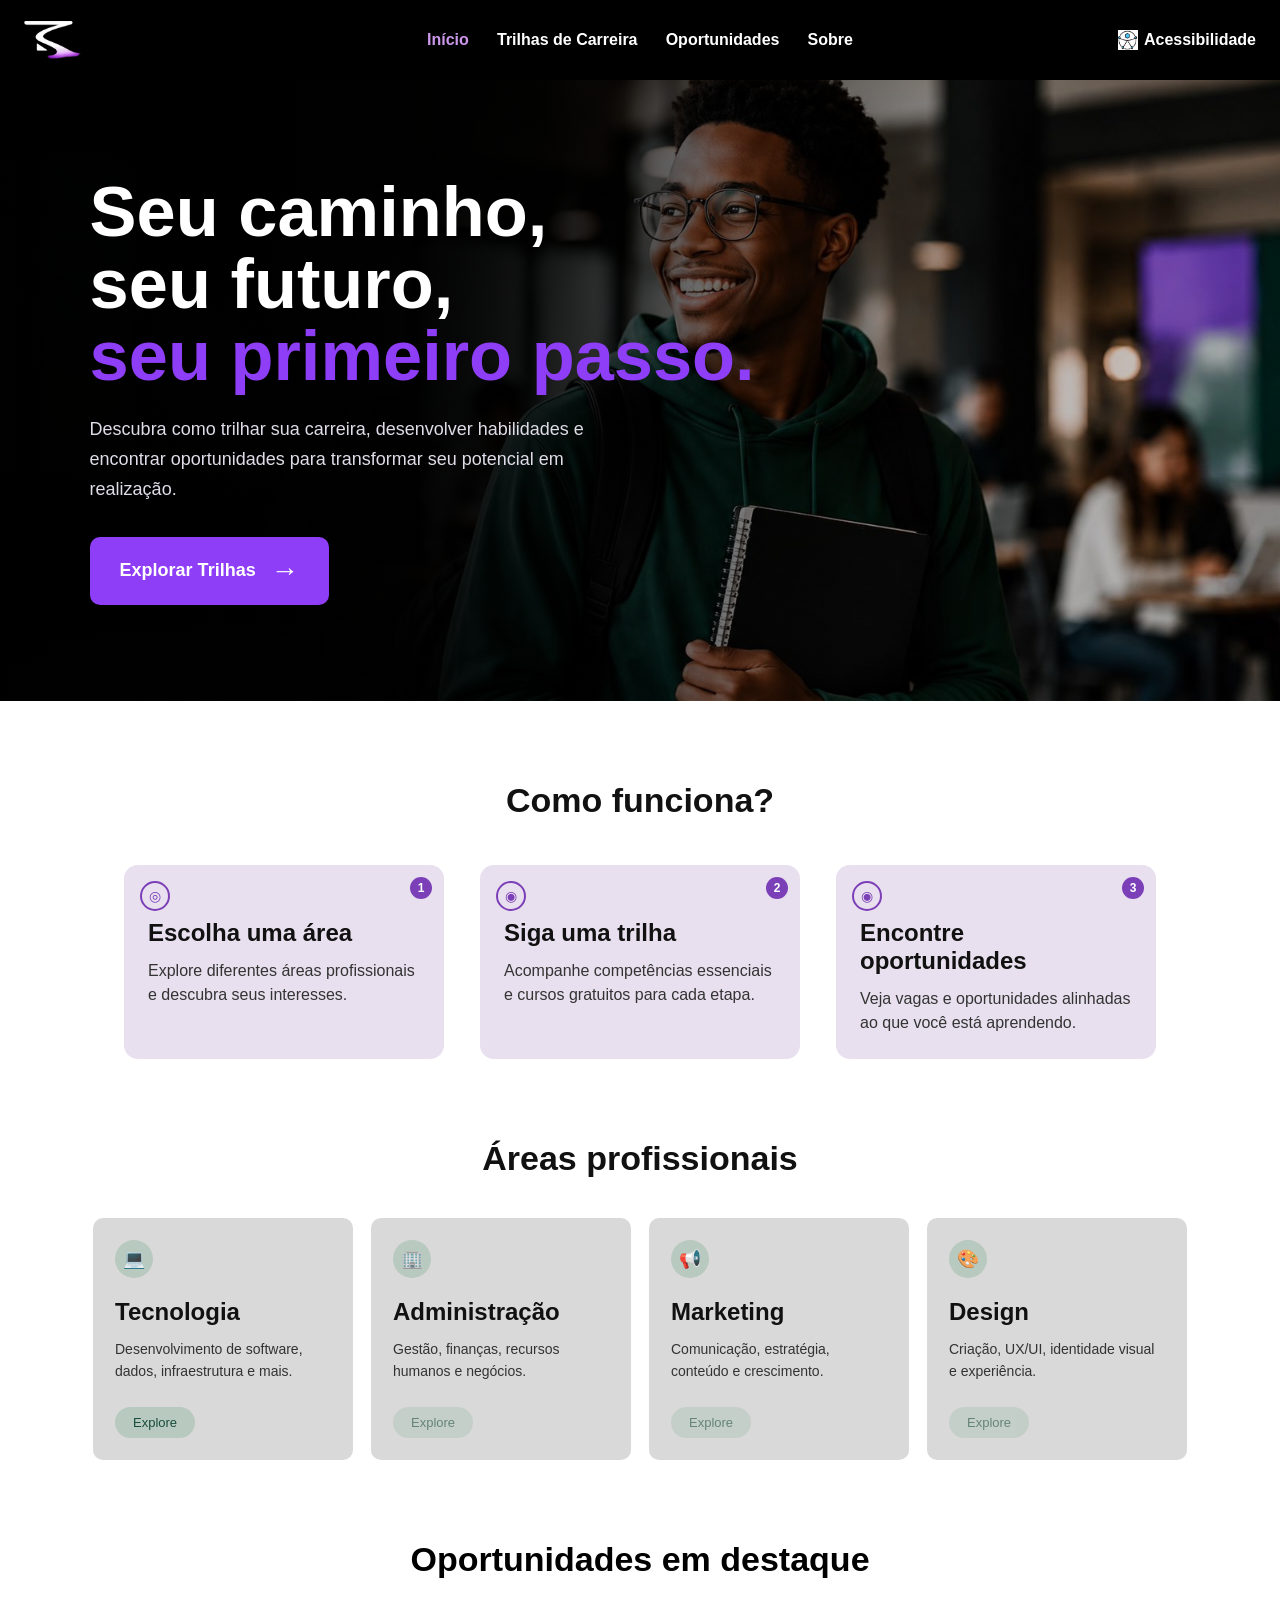
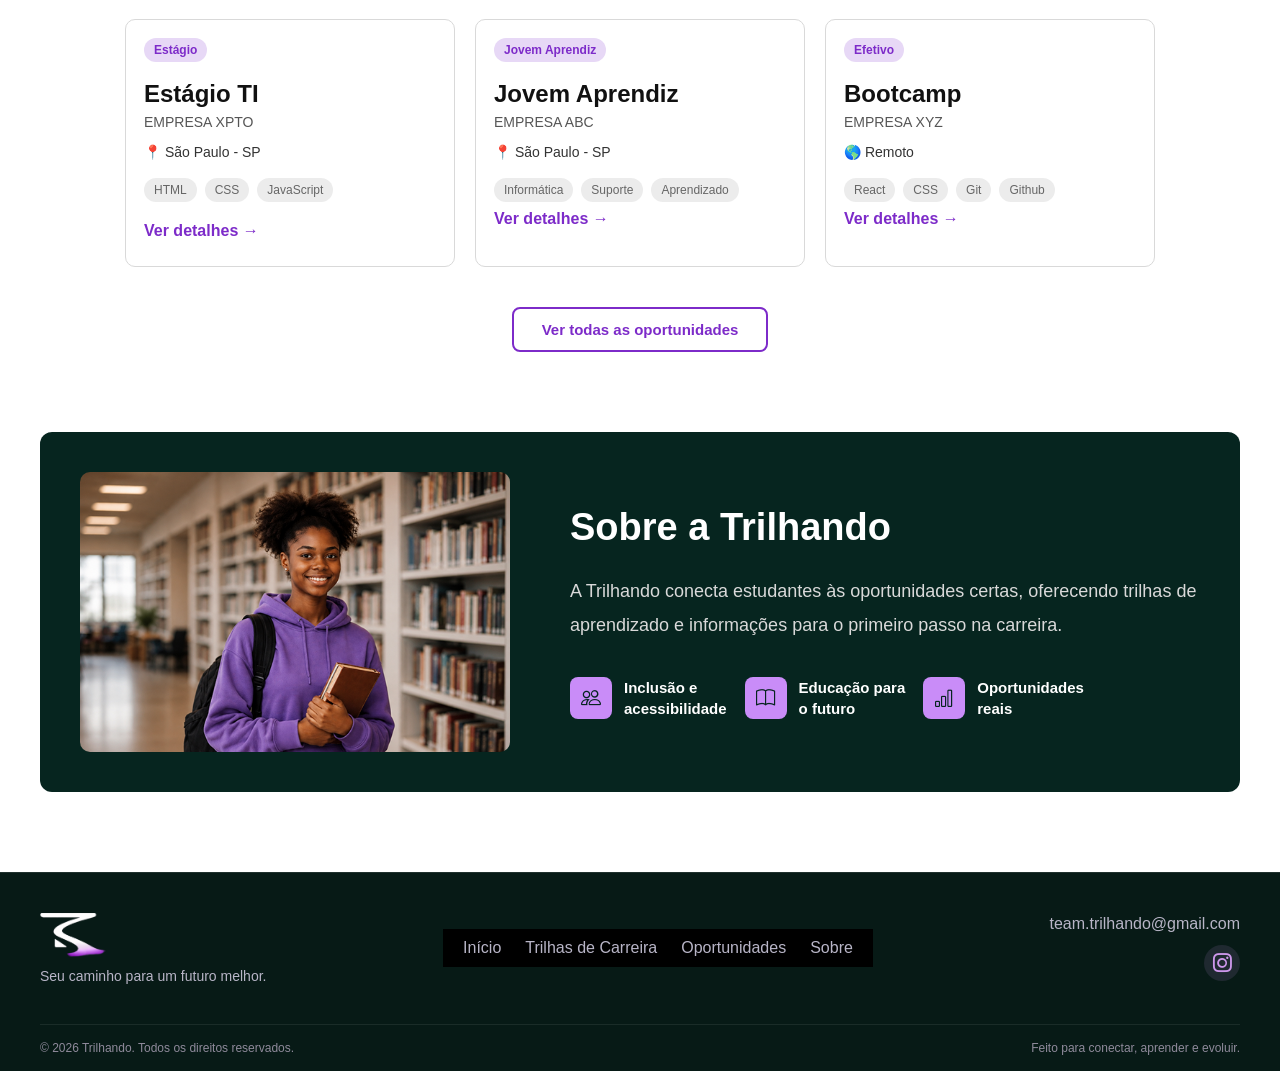
<file: index.html>
<!DOCTYPE html>
<html lang="pt-br">

<head>
    <meta charset="UTF-8">
    <meta name="viewport" content="width=device-width, initial-scale=1.0">
    <link rel="stylesheet" href="./css/inicio.css">
    <link rel="stylesheet" href="https://cdn.jsdelivr.net/npm/bootstrap-icons@1.11.3/font/bootstrap-icons.min.css">
    <link rel="icon" href="./assets/icons/Icon.png">
    <title>Trilhando</title>
    <link rel="stylesheet" href="./css/global.css">
</head>

<body>

    <!-- ==================== CABEÇALHO ==================== -->
    <header class="navegacao">
        <div class="navegacao__barra">
            <a class="navegacao__marca" href="index.html" aria-label="Trilhando - início">
                <img class="navegacao__logo" src="./assets/Images/Icon.png" alt="Logo Trilhando">
            </a>
            <div class="navegacao__centro">
                <ul class="navegacao__lista" id="menu-principal" data-menu-lista>
                    <li class="navegacao__item"><a class="navegacao__link ativo" href="index.html"
                            aria-current="page">Início</a></li>
                    <li class="navegacao__item"><a class="navegacao__link" href="trilhas.html">Trilhas de Carreira</a>
                    </li>
                    <li class="navegacao__item"><a class="navegacao__link" href="oportunidades.html">Oportunidades</a>
                    </li>
                    <li class="navegacao__item"><a class="navegacao__link" href="sobre.html">Sobre</a></li>
                </ul>
            </div>
            <div class="navegacao__acoes">
                <button class="navegacao__acessibilidade-botao" type="button" data-acessibilidade
                    aria-label="Sobre a acessibilidade">
                    <img class="navegacao__acessibilidade" src="./assets/Images/acessibilidade.jpeg" alt="">
                    <span>Acessibilidade</span>
                </button>
                <button class="navegacao__botao" type="button" data-menu-botao aria-expanded="false"
                    aria-controls="menu-principal" aria-label="Abrir menu">
                    <span class="navegacao__icone" aria-hidden="true"></span>
                </button>
            </div>
        </div>
    </header>
    <div class="menu-sobreposicao" data-menu-sobreposicao aria-hidden="true"></div>
    <div class="acessibilidade-toast" role="status" aria-live="polite" data-acessibilidade-toast>
        <strong>Acessibilidade</strong>
        <span>A Trilhando valoriza a inclusão e segue as diretrizes da LGPD para tornar o acesso a vagas, conhecimento e
            oportunidades mais acessível para todos.</span>
    </div>


    <!-- ==================== FIM CABEÇALHO ==================== -->

    <!-- ==================== CONTEÚDO ==================== -->

    <main>

        <!-- Hero -->

        <section class="hero">

            <div class="hero-texto">

                <h1>
                    <span class="linha">Seu caminho,</span><br>
                    <span class="linha">seu futuro,</span><br>
                    <span class="linha destaque">seu primeiro passo.</span>
                </h1>

                <p>
                    Descubra como trilhar sua carreira, desenvolver habilidades e
                    encontrar oportunidades para transformar seu potencial em realização.
                </p>

                <a href="trilhas.html" class="btnHero">
                    Explorar Trilhas
                    <span>→</span>
                </a>

            </div>

        </section>

        <!-- Como funciona -->
        <section class="comoFunciona">

            <h2>Como funciona?</h2>

            <div class="cards">

                <article class="card">

                    <span class="icone">◎</span>
                    <span class="numero">1</span>

                    <h3>Escolha uma área</h3>

                    <p>
                        Explore diferentes áreas profissionais e descubra seus interesses.
                    </p>

                </article>

                <article class="card">

                    <span class="icone">◉</span>
                    <span class="numero">2</span>

                    <h3>Siga uma trilha</h3>

                    <p>
                        Acompanhe competências essenciais e cursos gratuitos para cada etapa.
                    </p>

                </article>

                <article class="card">

                    <span class="icone">◉</span>
                    <span class="numero">3</span>

                    <h3>Encontre oportunidades</h3>

                    <p>
                        Veja vagas e oportunidades alinhadas ao que você está aprendendo.
                    </p>

                </article>

            </div>

        </section>

        <!-- Áreas -->
        <section class="areas">

            <h2>Áreas profissionais</h2>

            <div class="cardsAreas">

                <article class="cardArea destaque">

                    <span class="icone">💻</span>

                    <h3>Tecnologia</h3>

                    <p>
                        Desenvolvimento de software, dados, infraestrutura e mais.
                    </p>

                    <button class="btn-ativo">Explore</button>

                </article>

                <article class="cardArea">

                    <span class="icone">🏢</span>

                    <h3>Administração</h3>

                    <p>
                        Gestão, finanças, recursos humanos e negócios.
                    </p>

                    <button class="btn-inativo"
                        title="Esse conteúdo não faz parte do escopo do nosso MVP">Explore</button>

                </article>

                <article class="cardArea">

                    <span class="icone">📢</span>

                    <h3>Marketing</h3>

                    <p>
                        Comunicação, estratégia, conteúdo e crescimento.
                    </p>

                    <button class="btn-inativo"
                        title="Esse conteúdo não faz parte do escopo do nosso MVP">Explore</button>

                </article>

                <article class="cardArea">

                    <span class="icone">🎨</span>

                    <h3>Design</h3>

                    <p>
                        Criação, UX/UI, identidade visual e experiência.
                    </p>

                    <button class="btn-inativo"
                        title="Esse conteúdo não faz parte do escopo do nosso MVP">Explore</button>

                </article>

            </div>

        </section>

        <!-- Oportunidades -->
        <section class="oportunidades">

            <h2>Oportunidades em destaque</h2>

            <div class="cardsOportunidades">

                <article class="cardOportunidade">

                    <span class="tipo">Estágio</span>

                    <h3>Estágio TI</h3>

                    <p class="empresa">Empresa XPTO</p>

                    <p class="local">📍 São Paulo - SP</p>

                    <div class="tags">
                        <span>HTML</span>
                        <span>CSS</span>
                        <span>JavaScript</span>
                    </div>

                    <a href="oportunidades.html">Ver detalhes →</a>

                </article>

                <article class="cardOportunidade">

                    <span class="tipo">Jovem Aprendiz</span>

                    <h3>Jovem Aprendiz</h3>

                    <p class="empresa">Empresa ABC</p>

                    <p class="local">📍 São Paulo - SP</p>

                    <div class="tags">
                        <span>Informática</span>
                        <span>Suporte</span>
                        <span>Aprendizado</span>
                        <a href="oportunidades.html">Ver detalhes →</a>
                    </div>

                </article>

                <article class="cardOportunidade">

                    <span class="tipo">Efetivo</span>

                    <h3>Bootcamp</h3>

                    <p class="empresa">Empresa XYZ</p>

                    <p class="local">🌎 Remoto</p>

                    <div class="tags">
                        <span>React</span>
                        <span>CSS</span>
                        <span>Git</span>
                        <span>Github</span>
                        <a href="oportunidades.html">Ver detalhes →</a>
                    </div>

                </article>

            </div>

            <button class="btnTodas" onclick="window.location.href='oportunidades.html'">
                Ver todas as oportunidades
            </button>

        </section>

        <!-- Sobre -->

        <section class="sobre">

            <div class="sobreImagem">
                <img src="./assets/Images/sobreTrilhando.png" alt="Sobre a Trilhando">
            </div>

            <div class="sobreTexto">

                <h2>Sobre a Trilhando</h2>

                <p>
                    A Trilhando conecta estudantes às oportunidades certas,
                    oferecendo trilhas de aprendizado e informações para o
                    primeiro passo na carreira.
                </p>

                <div class="sobreInfo">

                    <div class="info">
                        <i class="bi bi-people"></i>
                        <span>Inclusão e<br>acessibilidade</span>
                    </div>

                    <div class="info">
                        <i class="bi bi-book"></i>
                        <span>Educação para<br>o futuro</span>
                    </div>

                    <div class="info">
                        <i class="bi bi-bar-chart"></i>
                        <span>Oportunidades<br>reais</span>
                    </div>

                </div>

            </div>

        </section>

    </main>

    <!-- ==================== RODAPÉ ==================== -->
    <footer class="rodape">
        <div class="rodape__conteudo">
            <a class="rodape__marca" href="index.html" aria-label="Trilhando - início">
                <img src="./assets/Images/Icon.png" alt="Logo Trilhando">
                <span>Seu caminho para um futuro melhor.</span>
            </a>
            <nav class="rodape__navegacao" aria-label="Navegação do rodapé">
                <a href="index.html">Início</a>
                <a href="trilhas.html">Trilhas de Carreira</a>
                <a href="oportunidades.html">Oportunidades</a>
                <a href="sobre.html">Sobre</a>
            </nav>
            <div class="rodape__contato">
                <a href="sobre.html#contato" data-contato-link>team.trilhando@gmail.com</a>
                <a class="rodape__instagram" href="https://www.instagram.com/trilhando.tech/" target="_blank"
                    rel="noopener" aria-label="Instagram da Trilhando">
                    <i class="bi bi-instagram" aria-hidden="true"></i>
                </a>
            </div>
        </div>
        <div class="rodape__base"><span>© 2026 Trilhando. Todos os direitos reservados.</span><span>Feito para conectar,
                aprender e evoluir.</span></div>
    </footer>

    <script src="./js/menu.js"></script>
    <div vw class="enabled">
        <div vw-access-button class="active"></div>
        <div vw-plugin-wrapper>
            <div class="vw-plugin-top-wrapper"></div>
        </div>
    </div>

    <script src="https://vlibras.gov.br/app/vlibras-plugin.js"></script>
    <script>
        new window.VLibras.Widget('https://vlibras.gov.br/app');
    </script>
    <script src="./js/global.js"></script>
</body>

</html>
</file>
<file: css/inicio.css>
* {
    margin: 0;
    padding: 0;
    border: 0;
    box-sizing: border-box;
}

body {

    margin: 0;

    font-family: "Poppins", sans-serif;

    background: #fff;

}

/*Configuração Navbar*/

nav {
    background-color: black;
    user-select: none;
    padding: 0.625rem 1.25rem;
}

nav ul {
    display: flex;
    align-items: center;
    justify-content: space-between;
    flex-wrap: wrap;
    list-style: none;
    gap: 1.25rem;
}

li {
    display: flex;
    align-items: center;
}

li a {
    text-decoration: none;
    color: #fff;
    font-weight: bold;
    white-space: nowrap;
}

.logo {
    height: 3.125rem;
}


.imgAcessibilidade {
    margin-right: 0.3125rem;
    height: 1.25rem;
    width: 1.25rem;
}

/* Hover dos links */

nav ul li a:hover {
    color: #CD97EB;
    /* hover roxo claro */
    transition: color 0.3s;
}

nav ul li a.ativo {
    color: #CD97EB;
    /* border-bottom: 0.125rem solid #CD97EB; */
    padding-bottom: 0.125rem;
    pointer-events: none;
    cursor: default;
}

nav ul li a.ativo:hover {
    color: #CD97EB;
}

/* Fim da configuração navbar*/

/* Configuração da section hero*/
.hero {

    width: 100%;
    height: 43.75rem;

    display: flex;
    align-items: center;

    padding-left: 4.375rem;

    background-image:
        linear-gradient(90deg,
            rgba(0, 0, 0, .95) 0%,
            rgba(0, 0, 0, .78) 30%,
            rgba(0, 0, 0, .18) 55%,
            rgba(0, 0, 0, .05) 100%),
        url("../assets/Images/background.png");

    background-size: cover;
    background-position: center;
    background-repeat: no-repeat;
}

.hero-texto {

    width: 31.25rem;

}

.hero-texto h1 {
    background: transparent;
    color: white;
    font-size: 4.375rem;
    font-weight: 800;
    margin-bottom: 2.1875rem;
    opacity: 0;
    transform: translateY(1.25rem);
    animation: fadeUp 0.8s ease-out forwards;
    line-height: .92;

}

.hero-texto h1 .destaque {
    color: #8F3EF7;
    display: inline-block;
    background: transparent;
}

.hero-texto span {
    background: transparent;
}

.hero-texto p {

    color: #d6d6d6;
    font-size: 1.125rem;
    line-height: 1.8;
    margin-bottom: 2.8125rem;
    width: 26.875rem;
    opacity: 0;
    transform: translateY(1.25rem);
    animation: fadeUp 0.8s ease-out 0.3s forwards;

}

@keyframes fadeUp {
    to {
        opacity: 1;
        transform: translateY(0);
    }
}

.btnHero {

    display: inline-flex;

    align-items: center;

    gap: 0.9375rem;

    padding: 1.125rem 1.875rem;

    border-radius: 0.625rem;

    background: #8F3EF7;

    color: white;

    text-decoration: none;

    font-size: 1.125rem;

    font-weight: 600;

    transition: .3s;

}

.btnHero:hover {

    background: #7d29eb;

    transform: translateY(-3px);

}

.btnHero span {

    color: white;

    font-size: 1.75rem;

}

/* Fim da configuração da section hero*/

/* Configuração da section Como funciona*/

.comoFunciona {
    width: 100%;
    max-width: 75rem;
    margin: 5rem auto;
    padding: 0 1.25rem;
    background-color: #fff;
}

.comoFunciona h2 {
    text-align: center;
    font-size: 2.125rem;
    font-weight: 700;
    color: #111;
    margin-bottom: 2.8125rem;
}

/* Cards */

.cards {
    display: flex;
    justify-content: center;
    gap: 2.25rem;
    flex-wrap: wrap;
}

/* Card */

.card {
    position: relative;

    width: 20rem;
    min-height: 9.375rem;

    background: #e9e0ef;

    border-radius: 0.875rem;

    padding: 1.75rem 1.5rem 1.5rem;

    box-sizing: border-box;

    transition: .25s;
}

.card:hover {
    transform: translateY(-4px);
}

/* Ícone */

.card .icone {
    position: absolute;
    top: 1rem;
    left: 1rem;

    width: 1.875rem;
    height: 1.875rem;

    border-radius: 50%;

    border: 0.125rem solid #7b3fb8;

    color: #7b3fb8;

    display: flex;
    justify-content: center;
    align-items: center;

    font-size: 0.875rem;
}

/* Número */

.card .numero {

    position: absolute;

    right: 0.75rem;
    top: 0.75rem;

    width: 1.375rem;
    height: 1.375rem;

    border-radius: 50%;

    background: #7b3fb8;

    color: #fff;

    display: flex;
    justify-content: center;
    align-items: center;

    font-size: 0.75rem;
    font-weight: bold;
}

/* Título */

.card h3 {

    margin-top: 1.625rem;
    margin-bottom: 0.75rem;

    font-size: 1.5rem;
    font-weight: 700;

    color: #111;
}

/* Texto */

.card p {

    font-size: 1rem;

    color: #333;

    line-height: 1.5;

    margin: 0;
}

/* Responsivo */

@media(max-width:62.5rem) {

    .cards {
        gap: 1.25rem;
    }

    .card {
        width: 18.75rem;
    }

}

@media(max-width:48rem) {

    .cards {
        flex-direction: column;
        align-items: center;
    }

    .card {
        width: 100%;
        max-width: 26.25rem;
    }

}

/*Fim da configuração da section Como funciona*/

/*Configuração da section areas*/
.areas {
    width: 100%;
    max-width: 75rem;
    margin: 5rem auto;
    padding: 0 1.25rem;
}

.areas h2 {
    text-align: center;
    font-size: 2.125rem;
    font-weight: 700;
    color: #111;
    margin-bottom: 2.5rem;
}

.cardsAreas {
    display: flex;
    justify-content: center;
    gap: 1.125rem;
    flex-wrap: wrap;
}

/* Card */

.cardArea {
    width: 16.25rem;
    min-height: 11.875rem;
    padding: 1.375rem;

    background: #d9d9d9;
    border-radius: 0.625rem;

    box-sizing: border-box;
    cursor: pointer;

    display: flex;
    flex-direction: column;
    justify-content: space-between;

    transition: all .35s ease;
}

/* Ícone */

.cardArea .icone {
    width: 2.375rem;
    height: 2.375rem;

    display: flex;
    align-items: center;
    justify-content: center;

    border-radius: 50%;
    background: #b8c9bf;

    color: #184d3b;
    font-size: 1.125rem;

    margin-bottom: 1.25rem;

    transition: .35s;
}

/* Título */

.cardArea h3 {
    font-size: 1.5rem;
    font-weight: 700;
    color: #111;

    margin-bottom: 0.75rem;

    transition: .35s;
}

/* Texto */

.cardArea p {
    font-size: 0.875rem;
    line-height: 1.6;
    color: #333;

    margin-bottom: 1.5625rem;

    transition: .35s;
}

/* Botão */

.cardArea .btn-ativo {
    width: fit-content;

    border: none;
    border-radius: 1.25rem;

    padding: 0.5rem 1.125rem;

    background: #b8c9bf;
    color: #184d3b;

    font-size: 0.8125rem;

    cursor: pointer;

    transition: .35s;
}

.btn-inativo {
    width: fit-content;
    border: none;
    border-radius: 1.25rem;
    padding: 0.5rem 1.125rem;
    background: #b8c9bf;
    color: #184d3b;
    font-size: 0.8125rem;
    cursor: not-allowed !important;
    transition: .35s;
    opacity: 0.6;
    pointer-events: auto;
}

/*=========================
        HOVER
=========================*/

.cardArea:hover {

    background: #184d3b;

    transform: translateY(-6px);

    box-shadow: 0 0.75rem 1.5625rem rgba(0, 0, 0, .18);
}

.cardArea:hover h3 {
    color: #fff;
}

.cardArea:hover p {
    color: rgba(255, 255, 255, .9);
}

.cardArea:hover .icone {
    background: rgba(255, 255, 255, .18);
    color: #fff;
}

.cardArea:hover button {
    background: #fff;
    color: #184d3b;
}

/*=========================
      RESPONSIVO
=========================*/

@media (max-width: 68.75rem) {

    .cardsAreas {
        justify-content: center;
    }

}

@media (max-width: 48rem) {

    .cardsAreas {
        flex-direction: column;
        align-items: center;
    }

    .cardArea {
        width: 100%;
        max-width: 23.75rem;
    }

}

/* Estilos para a Expansão do Card de Tecnologia */

/* Container das áreas profissionais para permitir a expansão lateral */
.cardsAreas {
    display: flex;
    justify-content: center;
    gap: 1.125rem;
    flex-wrap: wrap;
    align-items: flex-start;
    /* Garante que os outros cards não estiquem verticalmente */
}

/* Card base */
.cardArea {
    position: relative;
    overflow: hidden;
    /* Garante que o conteúdo oculto não vaze */
    transition: all 0.5s cubic-bezier(0.4, 0, 0.2, 1);
}

/* Estado Expandido */
.cardArea.destaque.expandido {
    width: 34.375rem;
    /* Expande para a direita */
    background: #184d3b;
    cursor: default;
}

/* Ocultar conteúdo original quando expandido para dar foco às subáreas */
.cardArea.expandido>.icone,
.cardArea.expandido>h3,
.cardArea.expandido>p,
.cardArea.expandido>button:not(.btn-voltar) {
    opacity: 0;
    pointer-events: none;
    transform: translateX(-20px);
    transition: 0.3s;
}

/* Container de Subáreas */
.sub-areas-container {
    position: absolute;
    top: 0;
    right: 0;
    width: 100%;
    height: 100%;
    padding: 1.375rem;
    box-sizing: border-box;
    display: flex;
    flex-direction: column;
    justify-content: center;
    opacity: 0;
    pointer-events: none;
    transform: translateX(1.875rem);
    transition: all 0.5s ease;
}

.cardArea.expandido .sub-areas-container {
    opacity: 1;
    pointer-events: auto;
    transform: translateX(0);
}

.sub-areas-content h4 {
    color: #fff;
    font-size: 1.125rem;
    margin-bottom: 1.25rem;
    font-weight: 700;
}

.sub-areas-grid {
    display: grid;
    grid-template-columns: 1fr 1fr;
    gap: 0.75rem;
    margin-bottom: 1.5625rem;
}

.sub-area-item {
    padding: 0.75rem;
    background: rgba(255, 255, 255, 0.1);
    border-radius: 0.5rem;
    color: #fff;
    text-decoration: none;
    font-size: 0.875rem;
    font-weight: 600;
    display: flex;
    align-items: center;
    gap: 0.625rem;
    transition: 0.3s;
}

.sub-area-item.ativo {
    background: #fff;
    color: #184d3b;
    border: 0.0625rem solid #fff;
}

.sub-area-item.ativo:hover {
    background: #4fd699;
    border-color: #4fd699;
    color: #fff;
}

.sub-area-item.inativo {
    opacity: 0.6;
    cursor: not-allowed;
    background: rgba(255, 255, 255, 0.05);
}

.sub-area-item small {
    font-size: 0.625rem;
    font-weight: 400;
    display: block;
}

.dot {
    width: 0.5rem;
    height: 0.5rem;
    border-radius: 50%;
    background: #4fd699;
}

.sub-area-item.inativo .dot {
    background: #666;
}

.btn-voltar {
    background: transparent;
    border: 0.0625rem solid rgba(255, 255, 255, 0.3);
    color: #fff;
    padding: 0.375rem 0.9375rem;
    border-radius: 1.25rem;
    font-size: 0.75rem;
    cursor: pointer;
    width: fit-content;
    transition: 0.3s;
}

.btn-voltar:hover {
    background: rgba(255, 255, 255, 0.1);
}

/* Responsividade para o card expandido */
@media (max-width: 48rem) {
    .cardArea.destaque.expandido {
        width: 100%;
        max-width: 23.75rem;
        min-height: 21.875rem;
    }

    .sub-areas-grid {
        grid-template-columns: 1fr;
    }
}


/*Fim das configurações da section Areas*/
/*Configuração da Section Opotunidades*/

.oportunidades {
    width: 100%;
    max-width: 75rem;
    margin: 5rem auto;
    padding: 0 1.25rem;
}

.oportunidades h2 {
    text-align: center;
    font-size: 2.125rem;
    font-weight: 700;
    margin-bottom: 2.5rem;
}

.cardsOportunidades {
    display: flex;
    justify-content: center;
    gap: 1.25rem;
    flex-wrap: wrap;
}

/* Card */

.cardOportunidade {

    width: 20.625rem;
    min-height: 13.125rem;

    padding: 1.125rem;

    border: 0.0625rem solid #d9d9d9;
    border-radius: 0.625rem;

    background: #fff;

    transition: .3s;

    cursor: pointer;
}

.cardOportunidade:hover {

    transform: translateY(-5px);

    border-color: #7d2bc9;

    box-shadow: 0 0.625rem 1.5625rem rgba(0, 0, 0, .08);
}

/* Tag superior */

.tipo {

    display: inline-block;

    padding: 0.3125rem 0.625rem;

    border-radius: 1.25rem;

    background: #e7d8f6;

    color: #7d2bc9;

    font-size: 0.75rem;

    font-weight: 600;

    margin-bottom: 1.125rem;
}

/* Título */

.cardOportunidade h3 {

    font-size: 1.5rem;

    margin-bottom: 0.375rem;

    color: #111;
}

/* Empresa */

.empresa {

    font-size: 0.875rem;

    color: #555;

    margin-bottom: 0.875rem;

    text-transform: uppercase;
}

/* Local */

.local {

    font-size: 0.875rem;

    color: #333;

    margin-bottom: 1.125rem;
}

/* Tecnologias */

.tags {

    display: flex;

    gap: 0.5rem;

    flex-wrap: wrap;

    margin-bottom: 1.25rem;
}

.tags span {

    background: #ececec;

    color: #666;

    padding: 0.3125rem 0.625rem;

    border-radius: 1.25rem;

    font-size: 0.75rem;
}

/* Link */

.cardOportunidade a {

    text-decoration: none;

    color: #7d2bc9;

    font-weight: 600;

    transition: .3s;
}

.cardOportunidade a:hover {

    text-decoration: underline;
}

/* Botão inferior */

.btnTodas {

    display: block;

    margin: 2.5rem auto 0;

    padding: 0.75rem 1.75rem;

    border: 0.125rem solid #7d2bc9;

    border-radius: 0.5rem;

    background: transparent;

    color: #7d2bc9;

    font-size: 0.9375rem;

    font-weight: 600;

    cursor: pointer;

    transition: .3s;
}

.btnTodas:hover {

    background: #7d2bc9;

    color: #fff;
}

/*=========================
      RESPONSIVO
=========================*/

@media (max-width: 48rem) {

    .cardsOportunidades {

        flex-direction: column;

        align-items: center;
    }

    .cardOportunidade {

        width: 100%;
        max-width: 25rem;
    }

}

/*Fim da configuração Oportunidades*/

/*Configuração da section Sobre*/
.sobre {

    max-width: 75rem;
    margin: 5rem auto;
    padding: 2.5rem;

    background: #06251f;

    border-radius: 0.75rem;

    display: flex;
    align-items: center;
    gap: 2.5rem;
}

/* Imagem */

.sobreImagem {

    flex: 1;
}

.sobreImagem img {

    width: 100%;
    max-width: 26.875rem;
    height: 17.5rem;

    object-fit: cover;

    border-radius: 0.625rem;

    display: block;
}

/* Texto */

.sobreTexto {

    flex: 1.4;

    color: #fff;
}

.sobreTexto h2 {

    font-size: 2.375rem;

    margin-bottom: 1.5625rem;

    font-weight: 700;
}

.sobreTexto p {

    font-size: 1.125rem;

    line-height: 1.9;

    color: #d9d9d9;

    margin-bottom: 2.1875rem;
}

/* Ícones */

.sobreInfo {

    display: flex;

    gap: 1.125rem;

    flex-wrap: wrap;
}

.info {

    display: flex;

    align-items: center;

    gap: 0.75rem;
}

.info i {

    width: 2.625rem;
    height: 2.625rem;

    display: flex;
    justify-content: center;
    align-items: center;

    background: #c98cf8;

    color: #06251f;

    border-radius: 0.5rem;

    font-size: 1.25rem;
}

.info span {

    color: #fff;

    font-size: 0.9375rem;

    font-weight: 600;

    line-height: 1.4;
}

/*=========================
      RESPONSIVO
=========================*/

@media(max-width:56.25rem) {

    .sobre {

        flex-direction: column;

        text-align: center;
    }

    .sobreImagem img {

        max-width: 100%;
        height: auto;
    }

    .sobreInfo {

        justify-content: center;
    }

}

@media(max-width:37.5rem) {

    .sobre {

        padding: 1.5625rem;
    }

    .sobreTexto h2 {

        font-size: 1.875rem;
    }

    .sobreTexto p {

        font-size: 1rem;
    }

    .sobreInfo {

        flex-direction: column;
        align-items: center;
    }

}

/*Configuração da section footer*/

.footer {

    width: 100%;

    background: #051816;

    color: #fff;

    margin-top: 5rem;

    padding: 2.5rem 0;

    border-top: 0.0625rem solid rgba(255, 255, 255, .08);
}

/* Container */

.footerContainer {

    max-width: 75rem;

    margin: 0 auto;

    padding: 0 2.5rem;

    display: flex;

    justify-content: space-between;

    align-items: flex-start;

    gap: 2.5rem;
}

/* Logo */

.footerLogo {

    width: 16.25rem;
}

.logo {

    width: 4.375rem;

    margin-bottom: 1.25rem;
}

.footerLogo p {

    font-size: 0.875rem;

    color: #d4d4d4;

    line-height: 1.6;

    margin-bottom: 1.5625rem;
}

.footerLinks {

    display: flex;

    gap: 1.25rem;
}

.footerLinks a {

    color: #fff;

    text-decoration: none;

    font-size: 0.8125rem;
}

.footerLinks a:hover {

    color: #9f5cff;
}

/* Colunas */

.footerCol h3 {

    font-size: 1rem;

    margin-bottom: 1.125rem;
}

.footerCol ul {

    list-style: none;
}

.footerCol ul li {

    margin-bottom: 0.75rem;
}

.footerCol a {

    color: #d6d6d6;

    text-decoration: none;

    font-size: 0.875rem;

    transition: .3s;
}

.footerCol a:hover {

    color: #9f5cff;
}

.footerCol p {

    color: #d6d6d6;

    font-size: 0.875rem;

    margin-bottom: 1.25rem;
}

/* Redes sociais */

.redes {

    display: flex;

    gap: 1.125rem;
}

.redes i {

    font-size: 1.375rem;

    cursor: pointer;

    transition: .3s;
}

.redes i:hover {

    color: #9f5cff;
}

/* Botão */

.vlibras {

    background: #7c2cff;

    color: white;

    border: none;

    border-radius: 0.375rem;

    padding: 0.5rem 1.125rem;

    cursor: pointer;

    transition: .3s;
}

.vlibras:hover {

    background: #9650ff;
}

/* Copyright */

.copyright {

    background: #041110;

    color: #d6d6d6;

    text-align: center;

    padding: 1.125rem;

    font-size: 0.8125rem;

    border-top: 0.0625rem solid rgba(255, 255, 255, .08);
}

/*=========================
      RESPONSIVO
=========================*/

@media(max-width:56.25rem) {

    .footer {

        flex-wrap: wrap;

        justify-content: center;

        text-align: center;
    }

    .footerLogo {

        width: 100%;
    }

    .footerLinks,
    .redes {

        justify-content: center;
    }

}

@media(max-width:37.5rem) {

    .footer {

        flex-direction: column;

        align-items: center;

        text-align: center;
    }

}

/* RESPONSIVIDADE*/
/* Para abrir em tablets */

@media (max-width: 56.25rem) {

    nav ul {
        justify-content: center;
        gap: 1.875rem;
    }

}

/* Para abrir em celulares */


@media (max-width: 37.5rem) {

    nav {
        padding: 0.9375rem;
    }

    nav ul {
        flex-direction: column;
        align-items: center;
        gap: 0.9375rem;
    }

    .logo {
        height: 2.8125rem;
    }

}

/* Camada responsiva da página — base mobile-first aplicada por global.css */
@media (max-width: 48rem) {
    .hero {
        min-height: 34rem;
        height: auto;
        padding: 4rem 1.25rem;
    }

    .hero-texto {
        width: min(100%, 32rem);
    }

    .hero-texto h1 {
        font-size: clamp(2.5rem, 10vw, 4.375rem);
    }

    .hero-texto p {
        width: auto;
        max-width: 32rem;
        font-size: 1rem;
    }

    .comoFunciona,
    .areas,
    .oportunidades {
        margin-top: 4rem;
        margin-bottom: 4rem;
        padding-right: 1.25rem;
        padding-left: 1.25rem;
    }

    .comoFunciona h2,
    .areas h2,
    .oportunidades h2 {
        font-size: clamp(1.75rem, 7vw, 2.125rem);
    }

    .cards,
    .cardsAreas,
    .cardsOportunidades {
        display: grid;
        grid-template-columns: minmax(0, 1fr);
        gap: 1rem;
    }

    .card,
    .cardArea,
    .cardOportunidade {
        width: 100%;
        max-width: none;
    }

    .cardArea.destaque.expandido {
        min-height: 23rem;
    }

    .sub-areas-grid {
        grid-template-columns: 1fr;
    }

    .main-container {
        padding-right: 1rem;
        padding-left: 1rem;
    }

    .page-header {
        gap: 1.25rem;
    }

    .search-box,
    .filters-row {
        width: 100%;
    }

    .filters-row {
        display: grid;
        grid-template-columns: 1fr;
        gap: 0.75rem;
    }

    .opp-info {
        min-width: 0;
    }

    .opp-details h3 {
        overflow-wrap: anywhere;
    }

    .modal-content,
    .modal-conteudo {
        padding: 1.25rem;
    }
}

@media (min-width: 48.0625rem) and (max-width: 64rem) {

    .cards,
    .cardsAreas,
    .cardsOportunidades {
        grid-template-columns: repeat(2, minmax(0, 1fr));
    }

    .card,
    .cardArea,
    .cardOportunidade {
        width: 100%;
    }
}







/* Regra de maior especificidade: somente o destaque da hero inicial pode quebrar no mobile */
@media (max-width: 48rem) {
    html body .hero .hero-texto h1 .destaque {
        display: inline !important;
        max-width: 100% !important;
        white-space: normal !important;
        overflow-wrap: anywhere !important;
        word-break: normal !important;
    }
}
</file>
<file: css/global.css>
/* Base global do projeto Trilhando */
:root {
    --cor-preto: #000;
    --cor-branco: #fff;
    --cor-roxo: #8F3EF7;
    --cor-roxo-claro: #CD97EB;
    --largura-conteudo: 75rem;
    --transicao-padrao: 0.25s ease;
}

*,
*::before,
*::after {
    box-sizing: border-box;
}

html {
    scroll-behavior: smooth;
}

body {
    min-width: 20rem;
    overflow-x: hidden;
}

img,
svg,
video {
    max-width: 100%;
    height: auto;
}

button,
input,
select,
textarea {
    font: inherit;
}

a:focus-visible,
button:focus-visible,
input:focus-visible,
select:focus-visible,
textarea:focus-visible {
    outline: 0.1875rem solid var(--cor-roxo-claro);
    outline-offset: 0.1875rem;
}

/* Navegação compartilhada */
.navegacao {
    position: relative;
    z-index: 1000;
    background: var(--cor-preto);
    user-select: none;
    padding: 0.625rem 1.25rem;
}

.navegacao__barra {
    display: flex;
    align-items: center;
    justify-content: space-between;
    gap: 1rem;
    max-width: var(--largura-conteudo);
    min-height: 3.125rem;
    margin: 0 auto;
}

.navegacao__marca {
    display: inline-flex;
    align-items: center;
    flex-shrink: 0;
}

.navegacao__logo {
    display: block;
    width: auto;
    height: 3.125rem;
}

.navegacao__botao {
    display: none;
    align-items: center;
    justify-content: center;
    width: 2.75rem;
    height: 2.75rem;
    border: 0.0625rem solid rgba(255, 255, 255, .25);
    border-radius: 0.5rem;
    background: transparent;
    color: var(--cor-branco);
    cursor: pointer;
}

.navegacao__icone,
.navegacao__icone::before,
.navegacao__icone::after {
    display: block;
    width: 1.375rem;
    height: 0.125rem;
    border-radius: 1rem;
    background: currentColor;
    transition: transform var(--transicao-padrao), opacity var(--transicao-padrao);
    content: '';
}

.navegacao__icone {
    position: relative;
}

.navegacao__icone::before,
.navegacao__icone::after {
    position: absolute;
    left: 0;
}

.navegacao__icone::before {
    transform: translateY(-0.4375rem);
}

.navegacao__icone::after {
    transform: translateY(0.4375rem);
}

.navegacao__botao[aria-expanded="true"] .navegacao__icone {
    background: transparent;
}

.navegacao__botao[aria-expanded="true"] .navegacao__icone::before {
    transform: rotate(45deg);
}

.navegacao__botao[aria-expanded="true"] .navegacao__icone::after {
    transform: rotate(-45deg);
}

.navegacao__lista {
    display: flex;
    align-items: center;
    justify-content: flex-end;
    gap: clamp(0.75rem, 2vw, 1.5rem);
    list-style: none;
    margin: 0;
    padding: 0;
}

.navegacao__item {
    display: flex;
    align-items: center;
}

.navegacao__link {
    display: inline-flex;
    align-items: center;
    gap: 0.3125rem;
    color: var(--cor-branco);
    font-weight: 700;
    text-decoration: none;
    white-space: nowrap;
    transition: color var(--transicao-padrao);
}

.navegacao__link:hover,
.navegacao__link.ativo {
    color: var(--cor-roxo-claro);
}

.navegacao__acessibilidade {
    width: 1.25rem;
    height: 1.25rem;
    margin-right: 0.3125rem;
    object-fit: cover;
}

.menu-sobreposicao {
    position: fixed;
    inset: 0;
    z-index: 900;
    visibility: hidden;
    background: rgba(0, 0, 0, .62);
    opacity: 0;
    transition: opacity var(--transicao-padrao), visibility var(--transicao-padrao);
}

.menu-sobreposicao.aberto {
    visibility: visible;
    opacity: 1;
}

body.menu-aberto {
    overflow: hidden;
}

/* Ajustes gerais de conteúdo */
main {
    width: 100%;
}

[class*="hero"],
section,
.main-container {
    max-width: 100%;
}

/* Modal profissional e compartilhado */
.modal,
.modal-contato {
    align-items: center;
    justify-content: center;
    padding: 1rem;
    backdrop-filter: blur(0.25rem);
}

.modal[style*="display: block"],
.modal-contato[style*="display: block"] {
    display: flex !important;
}

.modal-content,
.modal-conteudo {
    width: min(100%, 42rem);
    max-height: min(90vh, 50rem);
    overflow-y: auto;
    border: 0.0625rem solid rgba(255, 255, 255, .12);
    border-radius: 1rem;
    box-shadow: 0 1.5rem 4rem rgba(0, 0, 0, .35);
}

.close-modal,
.fechar-modal {
    display: inline-flex;
    align-items: center;
    justify-content: center;
    width: 2.25rem;
    height: 2.25rem;
    border-radius: 50%;
    cursor: pointer;
    transition: background var(--transicao-padrao), color var(--transicao-padrao);
}

.close-modal:hover,
.fechar-modal:hover {
    background: rgba(255, 255, 255, .14);
    color: var(--cor-roxo-claro);
}

@media (max-width: 48rem) {
    .navegacao {
        padding: 0.625rem 1rem;
    }

    .navegacao__botao {
        display: inline-flex;
    }

    .navegacao__lista {
        position: fixed;
        top: 0;
        right: 0;
        z-index: 1001;
        display: flex;
        flex-direction: column;
        align-items: stretch;
        justify-content: flex-start;
        gap: 0.25rem;
        width: min(82vw, 20rem);
        height: 100dvh;
        padding: 6rem 1.25rem 2rem;
        overflow-y: auto;
        background: var(--cor-preto);
        box-shadow: -1rem 0 2.5rem rgba(0, 0, 0, .28);
        transform: translateX(100%);
        transition: transform var(--transicao-padrao);
    }

    .navegacao__lista.aberto {
        transform: translateX(0);
    }

    .navegacao__item {
        width: 100%;
    }

    .navegacao__link {
        width: 100%;
        padding: 0.875rem 0.5rem;
        border-bottom: 0.0625rem solid rgba(255, 255, 255, .12);
    }

    .navegacao__acessibilidade {
        margin-left: 0.25rem;
    }
}

@media (min-width: 48.0625rem) {
    .menu-sobreposicao {
        display: none;
    }
}


/* Correção responsiva estrutural — containers fluidos e prevenção de overflow */
html,
body {
    width: 100%;
    max-width: 100%;
    margin: 0;
}

body {
    min-width: 0;
    overflow-x: hidden;
}

main,
header,
footer,
section,
article,
aside,
nav,
.main-container {
    min-width: 0;
}

main,
.main-container {
    width: 100%;
    max-width: 100%;
}

.container,
.main-container,
.page-header,
.opportunities-list,
.cards,
.cardsAreas,
.cardsOportunidades,
.cards-equipe,
.cards-pilares,
.grid-parceiros {
    width: 100%;
    max-width: var(--largura-conteudo);
    margin-right: auto;
    margin-left: auto;
}

img,
svg,
video,
iframe,
canvas {
    max-width: 100%;
}

textarea,
input,
select,
button {
    max-width: 100%;
}

/* Elementos que costumam gerar overflow por texto ou largura intrínseca */
h1,
h2,
h3,
h4,
h5,
h6,
p,
a,
span,
li,
label,
button {
    overflow-wrap: anywhere;
}

.breadcrumb {
    width: 100%;
    max-width: var(--largura-conteudo);
    margin-right: auto !important;
    margin-left: auto !important;
    padding-right: clamp(1rem, 4vw, 2.5rem);
    padding-left: clamp(1rem, 4vw, 2.5rem);
}

.breadcrumb ol {
    max-width: 100%;
    flex-wrap: wrap;
}

.breadcrumb li {
    min-width: 0;
}

/* Regras móveis reais para iPhone SE, iPhone 14 Pro Max e larguras intermediárias */
@media (max-width: 48rem) {

    html,
    body {
        width: 100%;
        max-width: 100%;
        min-width: 0;
    }

    .navegacao,
    .navegacao__barra {
        width: 100%;
        max-width: 100%;
    }

    .navegacao__barra {
        min-height: 3.5rem;
    }

    .navegacao__logo {
        max-width: 6rem;
        height: auto;
        max-height: 3.125rem;
    }

    .navegacao__lista {
        width: min(82vw, 20rem);
        max-width: calc(100vw - 2rem);
    }

    main>*,
    main>section,
    main>.main-container,
    .main-container>*,
    section>*,
    article>* {
        min-width: 0;
        max-width: 100%;
    }

    section,
    .hero,
    .hero-sobre,
    .oportunidades,
    .comoFunciona,
    .areas,
    .sobre,
    .trilha-detalhada,
    .trilha-conteudo,
    .card-final {
        width: 100%;
    }

    .hero,
    .hero-sobre {
        min-height: 0;
        height: auto;
    }

    .hero-texto,
    .hero-sobre-texto,
    .hero-sobre-imagem {
        width: 100%;
        max-width: 100%;
        min-width: 0;
    }

    .hero-texto h1,
    .hero-sobre-texto h1 {
        max-width: 100%;
        font-size: clamp(2.15rem, 10vw, 3.5rem);
        line-height: 1.02;
        word-break: normal;
    }

    .hero-texto p,
    .hero-sobre-texto p {
        width: 100%;
        max-width: 100%;
        line-height: 1.55;
    }

    .btnHero,
    .btnTodas,
    .btn-cta,
    .btn-apply,
    .btn-featured,
    .btn-site,
    .btn-detalhes {
        max-width: 100%;
        white-space: normal;
    }

    .cards,
    .cardsAreas,
    .cardsOportunidades,
    .cards-equipe,
    .cards-pilares,
    .grid-parceiros,
    .opportunities-list {
        display: flex !important;
        flex-direction: column !important;
        align-items: stretch !important;
        justify-content: flex-start;
        gap: 1rem;
        width: 100%;
        max-width: 100%;
    }

    .card,
    .cardArea,
    .cardOportunidade,
    .card-opportunity,
    .card-equipe,
    .card-pilar,
    .card-parceiro,
    .card-info,
    .card-sobre,
    .featured-card,
    .card-final {
        display: flex;
        flex-direction: column;
        width: 100% !important;
        min-width: 0;
        max-width: 100% !important;
        margin-right: 0;
        margin-left: 0;
    }

    .cardArea.destaque.expandido {
        width: 100% !important;
        max-width: 100% !important;
    }

    .sub-areas-container,
    .sub-areas-content,
    .sub-areas-grid {
        width: 100%;
        max-width: 100%;
        min-width: 0;
    }

    .sub-areas-grid {
        display: grid;
        grid-template-columns: minmax(0, 1fr);
    }

    .page-header,
    .header-title,
    .search-box,
    .search-input-wrapper,
    .filters-row,
    .filter-select {
        width: 100%;
        max-width: 100%;
        min-width: 0;
    }

    .page-header {
        display: flex;
        flex-direction: column;
        align-items: stretch;
    }

    .filters-row {
        display: flex;
        flex-direction: column;
        gap: 0.75rem;
    }

    .opp-info,
    .opp-details,
    .opp-action,
    .meta,
    .opp-tags {
        min-width: 0;
        max-width: 100%;
    }

    .opp-info {
        display: flex;
        flex-wrap: wrap;
    }

    .opp-details {
        flex: 1 1 0;
    }

    .meta {
        display: flex;
        flex-wrap: wrap;
        gap: 0.5rem;
    }

    .opp-action {
        width: 100%;
    }

    .btn-apply {
        display: inline-flex;
        justify-content: center;
        width: 100%;
    }

    .trilha-wrapper,
    .trilha-scroll,
    .trilha-info,
    .trilha-conteudo,
    .trilha-detalhada,
    .progresso-container,
    .legenda,
    .section-legenda,
    .container-legenda {
        width: 100%;
        max-width: 100%;
        min-width: 0;
    }

    .trilha-scroll {
        overflow-x: hidden;
        overflow-y: visible;
    }

    .trilha-wrapper,
    .trilha-detalhada {
        display: flex;
        flex-direction: column;
    }

    .trilha-info,
    .trilha-conteudo {
        flex: 1 1 auto;
    }

    .item-trilha,
    .info-card,
    .info-card-3,
    .recurso-item,
    .check-item-soft,
    .check-item-tec {
        min-width: 0;
        max-width: 100%;
        overflow-wrap: anywhere;
    }

    .trilha-conteudo [style*="width"],
    .trilha-info [style*="width"] {
        max-width: 100% !important;
    }

    .footerContainer,
    .footer,
    .footerLogo,
    .footerCol,
    .footerLinks,
    .redes {
        width: 100%;
        max-width: 100%;
        min-width: 0;
    }

    .footerContainer {
        display: flex;
        flex-wrap: wrap;
        gap: 1.5rem;
    }

    .footerCol {
        flex: 1 1 10rem;
    }

    .modal,
    .modal-contato {
        width: 100%;
        max-width: 100%;
        padding: 0.75rem;
    }

    .modal-content,
    .modal-conteudo {
        width: 100%;
        max-width: 100%;
        max-height: 88vh;
        min-width: 0;
        overflow-x: hidden;
    }
}

@media (max-width: 22.5rem) {
    .navegacao {
        padding-right: 0.75rem;
        padding-left: 0.75rem;
    }

    .navegacao__lista {
        width: calc(100vw - 1rem);
        max-width: calc(100vw - 1rem);
    }

    .hero {
        padding-right: 1rem;
        padding-left: 1rem;
    }

    .hero-texto h1,
    .hero-sobre-texto h1 {
        font-size: clamp(2rem, 9.5vw, 2.75rem);
    }

    .comoFunciona,
    .areas,
    .oportunidades {
        padding-right: 1rem;
        padding-left: 1rem;
    }

    .card,
    .cardArea,
    .cardOportunidade,
    .card-opportunity {
        padding-right: 1rem;
        padding-left: 1rem;
    }
}


/* Correções específicas dos componentes legados em telas estreitas */
@media (max-width: 48rem) {

    /* Página de oportunidades */
    .main-container {
        display: flex !important;
        flex-direction: column !important;
        align-items: stretch !important;
        gap: 1.5rem !important;
        padding: 1rem !important;
    }

    .main-container>*,
    .page-header>*,
    .header-title>*,
    .sidebar>*,
    .card-final>* {
        width: 100% !important;
        max-width: 100% !important;
        min-width: 0 !important;
    }

    .header-title h1 {
        width: 100%;
        max-width: 100%;
        font-size: clamp(2rem, 10vw, 2.625rem);
        line-height: 1.05;
    }

    .header-title p {
        width: 100%;
        max-width: 100%;
        font-size: 0.95rem;
    }

    .search-box {
        padding: 1rem;
    }

    .filters-row {
        grid-template-columns: minmax(0, 1fr) !important;
    }

    .sidebar {
        display: flex !important;
        flex-direction: column !important;
    }

    .card-opportunity {
        align-items: stretch !important;
        gap: 1rem;
    }

    .opp-info {
        align-items: flex-start;
    }

    .opp-details,
    .opp-details h3,
    .opp-details .meta,
    .opp-tags {
        width: 100%;
        max-width: 100%;
        min-width: 0;
    }

    .opp-details .meta,
    .opp-tags {
        flex-wrap: wrap;
        white-space: normal;
    }

    .card-final .card-cta {
        display: flex !important;
        flex-direction: column !important;
        align-items: flex-start !important;
        width: 100% !important;
        max-width: 100% !important;
        gap: 1rem;
    }

    .card-final .btn-cta,
    .btn-cta {
        width: 100% !important;
        max-width: 100% !important;
        white-space: normal !important;
    }

    /* Página de trilhas: todos os blocos passam a ocupar uma coluna fluida */
    .trilha-wrapper {
        display: flex !important;
        flex-direction: column !important;
        align-items: stretch !important;
        width: 100% !important;
        max-width: 100% !important;
        padding: 1.5rem 1rem !important;
        gap: 1rem !important;
    }

    .trilha-info {
        display: flex !important;
        flex-direction: column !important;
        width: 100% !important;
        max-width: 100% !important;
        gap: 1rem !important;
    }

    .trilha-info>.info-card,
    .trilha-info>.info-card-3 {
        width: 100% !important;
        max-width: 100% !important;
        min-width: 0 !important;
    }

    .info-texto,
    .info-texto-3 {
        min-width: 0;
        flex: 1 1 auto;
    }

    .card-sobre {
        width: 100% !important;
        max-width: 100% !important;
        margin-top: 0 !important;
    }

    .card-destaque {
        width: 100% !important;
        max-width: 100% !important;
        min-width: 0;
    }

    .caminho-aprendizado,
    .caminho-conteudo,
    .trilha-detalhada {
        width: 100% !important;
        max-width: 100% !important;
        padding-right: 1rem !important;
        padding-left: 1rem !important;
    }

    .caminho-conteudo {
        padding-right: 0 !important;
        padding-left: 0 !important;
    }

    .legenda {
        display: flex !important;
        flex-direction: column !important;
        align-items: flex-start !important;
        justify-content: flex-start !important;
        gap: 0.75rem !important;
        width: 100% !important;
        max-width: 100% !important;
    }

    .legenda span {
        max-width: 100%;
        font-size: 1rem !important;
        line-height: 1.35 !important;
        white-space: normal !important;
    }

    .trilha-conteudo {
        width: 100% !important;
        max-width: 100% !important;
        min-width: 0 !important;
    }

    .trilha-scroll,
    .soft-skills .trilha-scroll {
        width: 100% !important;
        max-width: 100% !important;
        max-height: none !important;
        overflow: visible !important;
        padding-right: 0 !important;
    }

    .item-trilha {
        display: flex !important;
        align-items: stretch !important;
        width: 100% !important;
        max-width: 100% !important;
        min-width: 0 !important;
        gap: 0.75rem !important;
    }

    .linha-numero {
        flex: 0 0 2rem !important;
        width: 2rem !important;
        max-width: 2rem !important;
    }

    .card-item {
        display: flex !important;
        flex-direction: column !important;
        align-items: stretch !important;
        justify-content: flex-start !important;
        width: 100% !important;
        max-width: 100% !important;
        min-width: 0 !important;
        padding: 1rem !important;
        gap: 1rem !important;
    }

    .card-info,
    .card-recursos {
        display: flex !important;
        width: 100% !important;
        max-width: 100% !important;
        min-width: 0 !important;
        flex: 1 1 auto !important;
        margin: 0 !important;
    }

    .card-info {
        align-items: flex-start !important;
    }

    .card-info>div:last-child {
        min-width: 0;
        flex: 1 1 auto;
    }

    .card-info h4,
    .card-info p {
        max-width: 100%;
        white-space: normal !important;
        overflow-wrap: anywhere;
    }

    .card-recursos {
        flex-direction: column !important;
        align-items: stretch !important;
    }

    .recursos-icons {
        display: flex !important;
        flex-wrap: wrap !important;
        width: 100% !important;
        max-width: 100% !important;
        min-width: 0 !important;
        gap: 0.75rem !important;
    }

    .recurso-item,
    .recurso-item a {
        min-width: 0 !important;
        max-width: 100% !important;
        white-space: normal !important;
        overflow-wrap: anywhere;
    }

    .recurso-item span {
        white-space: normal !important;
    }

    .btn-detalhes {
        width: 100% !important;
        max-width: 100% !important;
        white-space: normal !important;
    }

    /* Componentes compartilhados com regras nowrap antigas */
    .btn-site,
    .btn-cta,
    .btn-detalhes,
    .btn-apply,
    .btn-featured,
    .btnTodas,
    .recurso-item,
    .recurso-item a,
    .navegacao__link {
        white-space: normal !important;
    }

    .footerContainer {
        flex-direction: column !important;
        align-items: stretch !important;
    }

    .footerCol {
        flex: 1 1 auto !important;
        width: 100% !important;
    }
}


@media (max-width: 48rem) {
    .hero-sobre {
        display: flex !important;
        flex-direction: column !important;
        align-items: stretch !important;
        justify-content: flex-start !important;
        gap: 1.5rem !important;
        width: 100% !important;
        max-width: 100% !important;
        margin-top: 1.5rem !important;
        margin-bottom: 3rem !important;
        padding-right: 1rem !important;
        padding-left: 1rem !important;
    }

    .hero-sobre-texto,
    .hero-sobre-imagem {
        flex: 0 1 auto !important;
        width: 100% !important;
        max-width: 100% !important;
        min-width: 0 !important;
    }

    .hero-sobre-texto h1 {
        width: 100% !important;
        max-width: 100% !important;
        font-size: clamp(2.25rem, 10vw, 3rem) !important;
        line-height: 1.08 !important;
    }

    .hero-sobre-texto p {
        width: 100% !important;
        max-width: 100% !important;
        line-height: 1.55 !important;
    }

    .hero-sobre-imagem img {
        width: 100% !important;
        max-width: 100% !important;
        height: auto !important;
        object-fit: cover;
    }
}


/* Identidade visual compartilhada — refatoração profissional */
:root {
    --cor-fundo: #06040D;
    --cor-superficie: #1A1424;
    --cor-superficie-escura: #150621;
    --cor-borda: rgba(255, 255, 255, 0.14);
    --cor-texto: #F7F4FF;
    --cor-texto-suave: #B8B5C7;
    --cor-roxo: #8F3EF7;
    --cor-roxo-escuro: #7220A1;
    --cor-roxo-claro: #CD97EB;
    --cor-verde: #4FD699;
    --sombra-suave: 0 1.25rem 3rem rgba(0, 0, 0, 0.22);
    --raio-card: 1rem;
}

/* Cabeçalho: marca à esquerda, quatro itens realmente centralizados e acessibilidade à direita */
.navegacao {
    background: var(--cor-preto);
    padding: 0.625rem 1.5rem;
}

.navegacao__barra {
    display: grid;
    grid-template-columns: 1fr auto 1fr;
    align-items: center;
    width: 100%;
    max-width: 84rem;
    min-height: 3.75rem;
    margin: 0 auto;
}

.navegacao__marca {
    justify-self: start;
}

.navegacao__logo {
    width: auto;
    height: 2.375rem;
    max-width: 5.5rem;
    object-fit: contain;
}

.navegacao__centro {
    justify-self: center;
}

.navegacao__lista {
    justify-content: center;
    gap: clamp(1rem, 2.2vw, 2rem);
}

.navegacao__acoes {
    display: flex;
    align-items: center;
    justify-content: flex-end;
    gap: 0.75rem;
    justify-self: end;
}

.navegacao__acessibilidade-botao {
    display: inline-flex;
    align-items: center;
    gap: 0.4rem;
    border: 0;
    padding: 0.35rem 0;
    background: transparent;
    color: var(--cor-branco);
    font-weight: 700;
    cursor: pointer;
}

.navegacao__acessibilidade-botao:hover,
.navegacao__acessibilidade-botao:focus-visible {
    color: var(--cor-branco);
}

.navegacao__acessibilidade-botao .navegacao__acessibilidade {
    margin: 0;
}

.navegacao__botao {
    flex-shrink: 0;
}

/* Toast de acessibilidade */
.acessibilidade-toast {
    position: fixed;
    right: 1.25rem;
    bottom: 1.25rem;
    z-index: 1200;
    display: flex;
    flex-direction: column;
    gap: 0.35rem;
    width: min(25rem, calc(100vw - 2rem));
    padding: 1rem 1.1rem;
    border: 0.0625rem solid rgba(79, 214, 153, 0.45);
    border-radius: 0.875rem;
    background: #102A23;
    color: var(--cor-branco);
    box-shadow: var(--sombra-suave);
    opacity: 0;
    visibility: hidden;
    transform: translateY(1rem);
    transition: opacity 0.25s ease, transform 0.25s ease, visibility 0.25s ease;
}

.acessibilidade-toast strong {
    color: var(--cor-verde);
}

.acessibilidade-toast span {
    color: #D8F5E6;
    font-size: 0.875rem;
    line-height: 1.45;
}

.acessibilidade-toast.visivel {
    opacity: 1;
    visibility: visible;
    transform: translateY(0);
}

/* Heros padronizados: mesma leitura visual, imagem preservada e bloco textual legível */
.hero {
    position: relative;
    display: flex;
    align-items: center;
    width: 100%;
    min-height: clamp(30rem, 58vw, 38rem);
    height: auto;
    padding: clamp(3rem, 8vw, 6rem) clamp(1.25rem, 7vw, 6rem);
    background-position: center;
    background-size: cover;
    isolation: isolate;
}

.hero::before {
    position: absolute;
    inset: 0;
    z-index: -1;
    background: linear-gradient(90deg, rgba(0, 0, 0, 0.92) 0%, rgba(0, 0, 0, 0.74) 36%, rgba(0, 0, 0, 0.22) 72%, rgba(0, 0, 0, 0.12) 100%);
    content: '';
}

.hero-texto {
    width: min(100%, 35rem);
    max-width: 100%;
}

.hero-texto h1 {
    max-width: 100%;
    margin: 0 0 1.5rem;
    font-size: clamp(2.5rem, 5.5vw, 4.5rem);
    line-height: 1.02;
    white-space: normal;
}

.hero-texto p {
    width: min(100%, 31rem);
    max-width: 100%;
    margin: 0 0 2rem;
    color: #E0DCE8;
    font-size: clamp(1rem, 1.6vw, 1.125rem);
    line-height: 1.65;
}

.hero-texto .linha {
    display: inline;
}

/* Cards finais: mesma superfície, mesmo CTA e alinhamento natural */
.card-final {
    width: min(100% - 2rem, 75rem) !important;
    max-width: 75rem !important;
    margin: 3rem auto !important;
}

.card-final .card-cta {
    display: flex !important;
    align-items: center !important;
    width: 100% !important;
    max-width: 100% !important;
    min-height: 11rem;
    gap: clamp(1rem, 3vw, 2rem);
    padding: clamp(1.25rem, 3vw, 2rem) !important;
    border: 0.0625rem solid var(--cor-borda);
    border-radius: var(--raio-card);
    background: linear-gradient(135deg, #241239, #102A23) !important;
    box-shadow: var(--sombra-suave);
    transition: transform 0.25s ease, border-color 0.25s ease, box-shadow 0.25s ease;
}

.card-final .card-cta:hover {
    transform: translateY(-0.25rem);
    border-color: rgba(143, 62, 247, 0.7);
    box-shadow: 0 1.5rem 3.5rem rgba(0, 0, 0, 0.28);
}

.card-final .cta-icon {
    display: grid;
    flex: 0 0 5rem;
    place-items: center;
    width: 5rem;
    height: 5rem;
    overflow: hidden;
    border-radius: 1rem;
    background: rgba(143, 62, 247, 0.24);
}

.card-final .cta-icon img {
    width: 100%;
    height: 100%;
    object-fit: cover;
}

.card-final .card-cta-texto {
    flex: 1 1 auto;
    min-width: 0;
}

.card-final .card-cta-texto h4 {
    margin: 0 0 0.5rem;
    color: var(--cor-texto);
    font-size: clamp(1.15rem, 2.5vw, 1.5rem);
}

.card-final .card-cta-texto p {
    max-width: 42rem;
    margin: 0;
    color: var(--cor-texto-suave);
    line-height: 1.6;
}

.card-final .card-cta .btn-cta {
    display: inline-flex;
    align-items: center;
    justify-content: center;
    flex: 0 0 auto;
    min-width: 10rem;
    margin-left: auto;
    border: 0;
    border-radius: 0.625rem;
    background: var(--cor-roxo);
    color: var(--cor-branco);
    text-decoration: none;
    white-space: normal;
}

.card-final .card-cta-texto .btn-cta {
    margin-top: 1rem;
    margin-left: 0;
}

.card-final .card-cta .btn-cta:hover {
    background: var(--cor-roxo-escuro);
}

/* Rodapé minimalista e consistente */
.rodape {
    width: 100%;
    margin-top: 5rem;
    border-top: 0.0625rem solid rgba(255, 255, 255, .1);
    background: #071A16;
    color: var(--cor-texto);
}

.rodape__conteudo {
    display: flex;
    align-items: center;
    justify-content: space-between;
    gap: 2rem;
    width: min(100% - 2rem, 75rem);
    margin: 0 auto;
    padding: 2.5rem 0;
}

.rodape__marca {
    display: flex;
    flex-direction: column;
    align-items: flex-start;
    gap: 0.65rem;
    min-width: 11rem;
    color: var(--cor-texto);
    text-decoration: none;
}

.rodape__marca img {
    width: auto;
    height: 2.75rem;
}

.rodape__marca span {
    color: var(--cor-texto-suave);
    font-size: 0.875rem;
}

.rodape__navegacao {
    display: flex;
    flex-wrap: wrap;
    justify-content: center;
    gap: clamp(0.75rem, 2vw, 1.5rem);
}

.rodape__navegacao a,
.rodape__contato a {
    color: var(--cor-texto-suave);
    text-decoration: none;
    transition: color 0.2s ease;
}

.rodape__navegacao a:hover,
.rodape__contato a:hover {
    color: var(--cor-roxo-claro);
}

.rodape__contato {
    display: flex;
    flex-direction: column;
    align-items: flex-end;
    gap: 0.75rem;
    min-width: 11rem;
}

.rodape__contato>a:first-child {
    overflow-wrap: anywhere;
    text-align: right;
}

.rodape__instagram {
    display: inline-flex;
    align-items: center;
    justify-content: center;
    width: 2.25rem;
    height: 2.25rem;
    border-radius: 50%;
    background: rgba(205, 151, 235, .12);
    color: var(--cor-roxo-claro) !important;
    font-size: 1.15rem;
}

.rodape__base {
    display: flex;
    justify-content: space-between;
    gap: 1rem;
    width: min(100% - 2rem, 75rem);
    margin: 0 auto;
    padding: 1rem 0;
    border-top: 0.0625rem solid rgba(255, 255, 255, .08);
    color: #8F8A9B;
    font-size: 0.75rem;
}

@media (max-width: 48rem) {
    .navegacao {
        padding: 0.5rem 1rem;
    }

    .navegacao__barra {
        min-height: 3.25rem;
        grid-template-columns: 1fr auto;
    }

    .navegacao__logo {
        height: 2.125rem;
        max-width: 4.75rem;
    }

    .navegacao__centro {
        display: block;
    }

    .navegacao__lista {
        width: min(82vw, 20rem);
        max-width: calc(100vw - 2rem);
    }

    .navegacao__acoes {
        gap: 0.5rem;
    }

    .navegacao__acessibilidade-botao {
        display: none;
    }

    .navegacao__botao {
        display: inline-flex;
    }

    .hero {
        min-height: 32rem;
        padding: 4rem 1.25rem 3.5rem;
        background-position: center;
    }

    .hero::before {
        background: linear-gradient(90deg, rgba(0, 0, 0, .9) 0%, rgba(0, 0, 0, .67) 55%, rgba(0, 0, 0, .2) 100%);
    }

    .hero-texto {
        align-self: center;
        width: min(100%, 25rem);
    }

    .hero-texto h1 {
        font-size: clamp(2.3rem, 10vw, 3.25rem);
        line-height: 1.03;
    }

    .hero-texto p {
        width: 100%;
        margin-bottom: 1.5rem;
        font-size: 1rem;
        line-height: 1.55;
    }

    .card-final {
        width: calc(100% - 2rem) !important;
    }

    .card-final .card-cta {
        flex-direction: column !important;
        align-items: center !important;
        text-align: center;
    }

    .card-final .cta-icon {
        flex-basis: 4.5rem;
        width: 4.5rem;
        height: 4.5rem;
    }

    .card-final .card-cta-texto {
        width: 100%;
    }

    .card-final .card-cta .btn-cta,
    .card-final .card-cta-texto .btn-cta {
        width: min(100%, 18rem);
        margin: 1rem auto 0 !important;
    }

    .rodape__conteudo {
        flex-direction: column;
        align-items: center;
        text-align: center;
        padding: 2.5rem 0 2rem;
    }

    .rodape__marca,
    .rodape__contato {
        align-items: center;
    }

    .rodape__navegacao {
        max-width: 22rem;
    }

    .rodape__contato>a:first-child {
        text-align: center;
    }

    .rodape__base {
        flex-direction: column;
        align-items: center;
        text-align: center;
    }

    .acessibilidade-toast {
        right: 1rem;
        bottom: 1rem;
    }
}


/* Garantia de contraste e leitura imediata nos heros compartilhados */
.hero .hero-texto h1,
.hero .hero-texto p {
    opacity: 1 !important;
    transform: none !important;
    animation: none !important;
}

.hero .hero-texto h1 {
    color: var(--cor-branco) !important;
}

.hero .hero-texto h1 .destaque {
    color: var(--cor-roxo) !important;
}

.hero .hero-texto p {
    color: #E0DCE8 !important;
}


.hero .hero-texto h1 .linha {
    overflow-wrap: normal !important;
    word-break: normal !important;
}

.hero .hero-texto h1 .destaque {
    white-space: nowrap !important;
    display: inline-block;
}


.card-final .card-cta__acao {
    display: inline-flex;
    flex: 0 0 auto;
    margin-left: auto;
    text-decoration: none;
}

.card-final .card-cta__acao .btn-cta {
    margin: 0;
}

@media (max-width: 48rem) {
    .card-final .card-cta__acao {
        width: 100%;
        justify-content: center;
        margin: 0;
    }

    .card-final .card-cta__acao .btn-cta {
        width: min(100%, 18rem);
    }
}


/* Correção final de contenção e cabeçalho mobile */
html,
body {
    max-width: 100%;
    overflow-x: clip;
}

*,
*::before,
*::after {
    box-sizing: border-box;
}

img,
svg,
video,
canvas {
    max-width: 100%;
}

main,
header,
footer,
section,
article,
aside,
nav,
.container,
.main-container {
    max-width: 100%;
}

.hero,
.hero-texto,
.hero-texto h1,
.hero-texto p,
.card-final,
.card-final .card-cta,
.rodape__conteudo,
.rodape__base {
    min-width: 0;
}

@media (max-width: 48rem) {
    .navegacao__barra {
        position: relative;
        display: flex;
        justify-content: center;
        width: 100%;
        min-height: 3.5rem;
    }

    .navegacao__marca {
        position: relative;
        z-index: 2;
        justify-self: auto;
    }

    .navegacao__centro {
        display: contents;
    }

    .navegacao__acoes {
        position: absolute;
        inset: 0;
        z-index: 3;
        display: flex;
        align-items: center;
        justify-content: space-between;
        width: 100%;
        pointer-events: none;
    }

    .navegacao__acoes>button {
        pointer-events: auto;
    }

    .navegacao__botao {
        order: -1;
        display: inline-flex;
        margin: 0;
    }

    .navegacao__acessibilidade-botao {
        display: inline-flex;
        width: 2rem;
        height: 2rem;
        align-items: center;
        justify-content: center;
        padding: 0;
        border-radius: 50%;
        font-size: 0;
    }

    .navegacao__acessibilidade-botao .navegacao__acessibilidade {
        display: block;
        width: 1.5rem;
        height: 1.5rem;
        object-fit: cover;
        border-radius: 50%;
    }

    .navegacao__lista {
        width: min(82vw, 20rem);
        max-width: calc(100vw - 2rem);
    }

    .hero {
        width: 100%;
        max-width: 100%;
        padding-right: clamp(1rem, 5vw, 1.5rem);
        padding-left: clamp(1rem, 5vw, 1.5rem);
        overflow: hidden;
    }

    .hero-texto {
        max-width: 100%;
    }

    .hero-texto h1 .destaque {
        max-width: 100%;
        overflow-wrap: anywhere;
        white-space: normal !important;
    }

    .rodape__navegacao a {
        background: transparent !important;
        box-shadow: none !important;
    }

    .rodape__conteudo,
    .rodape__base {
        width: calc(100% - 2rem);
        max-width: 75rem;
    }
}
</file>
